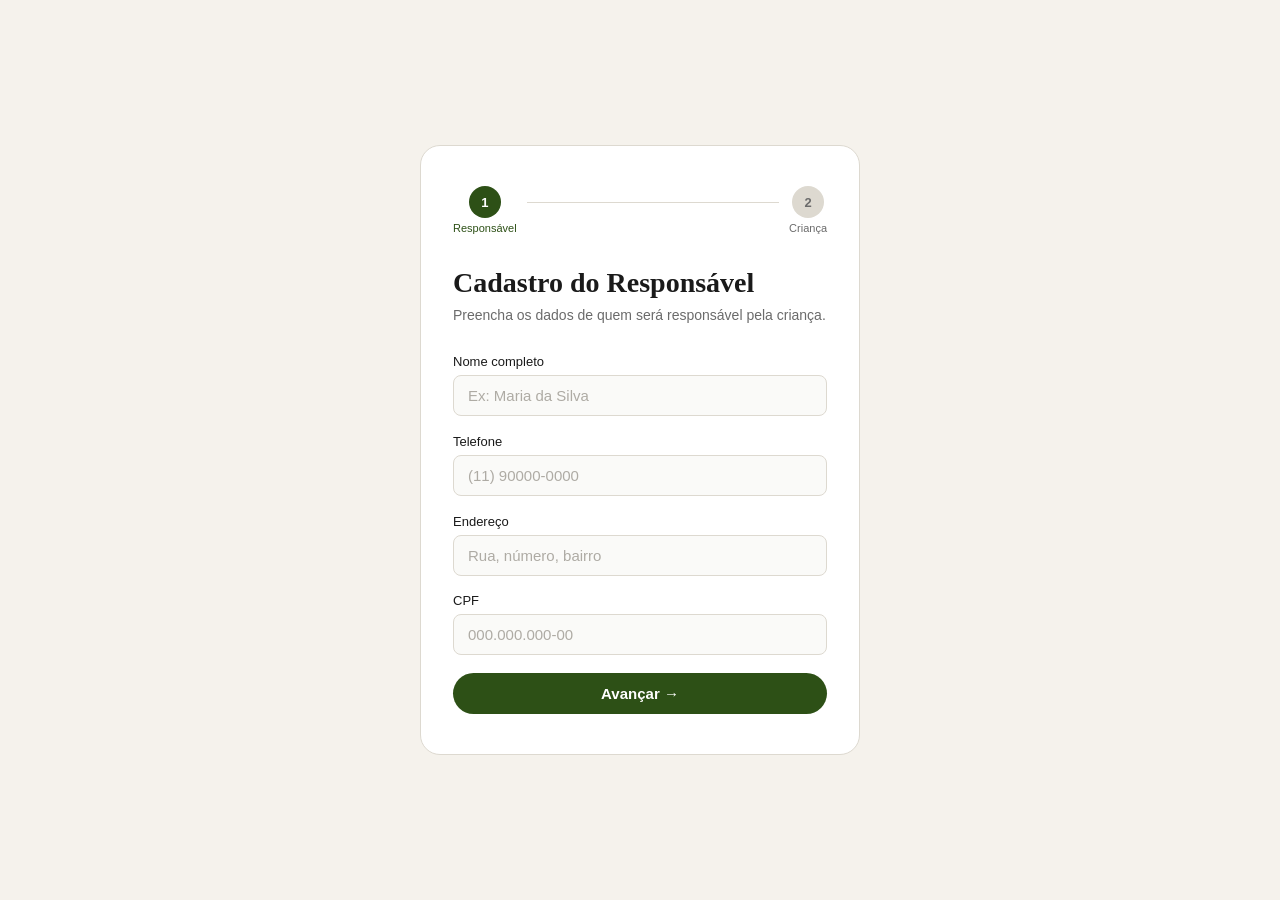
<file: index.html>
<!DOCTYPE html>
<html lang="pt-br">
<head>
  <meta charset="UTF-8">
  <meta name="viewport" content="width=device-width, initial-scale=1.0">
  <title>Cadastro</title>
  <style>
    @import url('https://script.google.com/macros/s/AKfycbwR2AjZUbesN9tZaN-36iUzyA0_Q6CX9V5CeLgXk7tTzPbme3tKUD8PHvAexBd7Xvg4/exec');

    *, *::before, *::after { box-sizing: border-box; margin: 0; padding: 0; }

    :root {
      --bg: #F5F2EC;
      --surface: #FFFFFF;
      --accent: #2D5016;
      --accent-light: #E8F0DF;
      --text: #1A1A1A;
      --muted: #6B6B6B;
      --border: #DDD9D0;
      --error: #C0392B;
      --error-bg: #FDF0EE;
      --radius: 12px;
      --radius-sm: 8px;
    }

    body {
      font-family: 'DM Sans', sans-serif;
      background: var(--bg);
      min-height: 100vh;
      display: flex;
      align-items: center;
      justify-content: center;
      padding: 2rem 1rem;
    }

    .tela { display: none; width: 100%; justify-content: center; }
    .tela.ativa { display: flex; }

    .container {
      background: var(--surface);
      border-radius: 20px;
      border: 1px solid var(--border);
      padding: 2.5rem 2rem;
      width: 100%;
      max-width: 440px;
      animation: fadeUp 0.35s ease both;
    }

    @keyframes fadeUp {
      from { opacity: 0; transform: translateY(14px); }
      to   { opacity: 1; transform: translateY(0); }
    }

    .steps { display: flex; align-items: center; margin-bottom: 2rem; }
    .step { display: flex; flex-direction: column; align-items: center; gap: 4px; }
    .step-num {
      width: 32px; height: 32px; border-radius: 50%;
      background: var(--border); color: var(--muted);
      font-size: 13px; font-weight: 600;
      display: flex; align-items: center; justify-content: center;
      transition: all 0.25s;
    }
    .step.ativo .step-num { background: var(--accent); color: #fff; }
    .step.feito .step-num { background: var(--accent-light); color: var(--accent); }
    .step-label { font-size: 11px; color: var(--muted); font-weight: 500; }
    .step.ativo .step-label { color: var(--accent); }
    .step-line { flex: 1; height: 1px; background: var(--border); margin: 0 10px 16px; }
    .step-line.ativo { background: var(--accent); }

    h1 {
      font-family: 'DM Serif Display', serif;
      font-size: 1.75rem; color: var(--text);
      margin-bottom: 0.35rem; line-height: 1.2;
    }
    .sub { font-size: 14px; color: var(--muted); margin-bottom: 1.75rem; line-height: 1.5; }

    .field { margin-bottom: 1.1rem; }
    .field label { display: block; font-size: 13px; font-weight: 500; color: var(--text); margin-bottom: 6px; }

    .field input,
    .field select {
      width: 100%; padding: 11px 14px;
      border: 1px solid var(--border); border-radius: var(--radius-sm);
      font-size: 15px; font-family: 'DM Sans', sans-serif;
      color: var(--text); background: #FAFAF8; outline: none;
      transition: border-color 0.2s, box-shadow 0.2s;
      appearance: none; -webkit-appearance: none;
    }

    .select-wrap {
      position: relative;
    }
    .select-wrap::after {
      content: '';
      position: absolute;
      right: 14px;
      top: 50%;
      transform: translateY(-50%);
      width: 0; height: 0;
      border-left: 5px solid transparent;
      border-right: 5px solid transparent;
      border-top: 6px solid var(--muted);
      pointer-events: none;
    }

    .field select option[value=""] { color: #AEABA4; }

    .field input:focus,
    .field select:focus {
      border-color: var(--accent);
      box-shadow: 0 0 0 3px rgba(45,80,22,0.1);
      background: #fff;
    }
    .field input::placeholder { color: #AEABA4; }
    .field .err { display: none; font-size: 12px; color: var(--error); margin-top: 5px; }
    .field.erro input,
    .field.erro select { border-color: var(--error); background: var(--error-bg); }
    .field.erro .err  { display: block; }

    .field-row { display: grid; grid-template-columns: 1fr 1fr; gap: 10px; }

    .btn {
      flex: 1; padding: 12px;
      background: var(--accent); color: #fff;
      border: none; border-radius: 999px;
      font-size: 15px; font-weight: 600;
      font-family: 'DM Sans', sans-serif;
      cursor: pointer; transition: opacity 0.15s, transform 0.12s;
    }
    .btn:hover  { opacity: 0.88; }
    .btn:active { transform: scale(0.98); }
    .btn:disabled { opacity: 0.55; cursor: not-allowed; transform: none; }

    .btn-sec {
      flex: 1; padding: 12px;
      background: transparent; color: var(--muted);
      border: 1px solid var(--border); border-radius: 999px;
      font-size: 15px; font-weight: 500;
      font-family: 'DM Sans', sans-serif;
      cursor: pointer; transition: background 0.15s;
    }
    .btn-sec:hover { background: var(--bg); }

    .btn-group { display: flex; gap: 8px; margin-top: 0.5rem; }
    .btn-solo  { display: flex; margin-top: 0.5rem; }

    .spinner {
      display: inline-block; width: 16px; height: 16px;
      border: 2px solid rgba(255,255,255,0.4);
      border-top-color: #fff; border-radius: 50%;
      animation: spin 0.7s linear infinite;
      vertical-align: middle; margin-right: 6px;
    }
    @keyframes spin { to { transform: rotate(360deg); } }

    .alerta-erro {
      display: none; background: var(--error-bg);
      border: 1px solid var(--error); border-radius: var(--radius-sm);
      color: var(--error); font-size: 13px;
      padding: 10px 14px; margin-top: 12px; line-height: 1.5;
    }
    .alerta-erro.visivel { display: block; }

    .check-circle {
      width: 56px; height: 56px; border-radius: 50%;
      background: var(--accent-light); color: var(--accent);
      font-size: 22px; font-weight: 700;
      display: flex; align-items: center; justify-content: center;
      margin-bottom: 1.25rem;
    }

    .card-resumo {
      background: var(--bg); border: 1px solid var(--border);
      border-radius: var(--radius); padding: 1.25rem; margin: 1.5rem 0;
    }
    .card-resumo h2 {
      font-size: 11px; text-transform: uppercase;
      letter-spacing: 0.08em; color: var(--muted);
      font-weight: 600; margin-bottom: 0.75rem;
    }
    .resumo-row {
      display: flex; justify-content: space-between;
      align-items: flex-start; gap: 1rem;
      padding: 6px 0; border-bottom: 1px solid var(--border); font-size: 13px;
    }
    .resumo-row:last-child { border-bottom: none; }
    .resumo-row span   { color: var(--muted); }
    .resumo-row strong { color: var(--text); font-weight: 500; text-align: right; word-break: break-word; max-width: 60%; }
    .divider { height: 1px; background: var(--border); margin: 1rem 0; }
  </style>
</head>
<body>

  <!-- ══ TELA 1: Responsável ══ -->
  <div class="tela ativa" id="tela-1">
    <div class="container">
      <div class="steps">
        <div class="step ativo">
          <div class="step-num">1</div>
          <div class="step-label">Responsável</div>
        </div>
        <div class="step-line"></div>
        <div class="step">
          <div class="step-num">2</div>
          <div class="step-label">Criança</div>
        </div>
      </div>

      <h1>Cadastro do Responsável</h1>
      <p class="sub">Preencha os dados de quem será responsável pela criança.</p>

      <div class="field" id="f-nome">
        <label for="nome">Nome completo</label>
        <input type="text" id="nome" placeholder="Ex: Maria da Silva">
        <span class="err">Campo obrigatório</span>
      </div>
      <div class="field" id="f-tel">
        <label for="tel">Telefone</label>
        <input type="text" id="tel" placeholder="(11) 90000-0000" maxlength="15">
        <span class="err">Campo obrigatório</span>
      </div>
      <div class="field" id="f-end">
        <label for="end">Endereço</label>
        <input type="text" id="end" placeholder="Rua, número, bairro">
        <span class="err">Campo obrigatório</span>
      </div>
      <div class="field" id="f-cpf">
        <label for="cpf">CPF</label>
        <input type="text" id="cpf" placeholder="000.000.000-00" maxlength="14">
        <span class="err">Campo obrigatório</span>
      </div>

      <div class="btn-solo">
        <button class="btn" onclick="irParaCrianca()">Avançar →</button>
      </div>
    </div>
  </div>

  <!-- ══ TELA 2: Criança ══ -->
  <div class="tela" id="tela-2">
    <div class="container">
      <div class="steps">
        <div class="step feito">
          <div class="step-num">✓</div>
          <div class="step-label">Responsável</div>
        </div>
        <div class="step-line ativo"></div>
        <div class="step ativo">
          <div class="step-num">2</div>
          <div class="step-label">Criança</div>
        </div>
      </div>

      <h1>Cadastro da Criança</h1>
      <p class="sub">Agora informe os dados da criança.</p>

      <div class="field" id="f-nc">
        <label for="nc">Nome da criança</label>
        <input type="text" id="nc" placeholder="Ex: João da Silva">
        <span class="err">Campo obrigatório</span>
      </div>

      <div class="field" id="f-idade">
        <label for="idade">Idade</label>
        <input type="number" id="idade" placeholder="Ex: 8" min="0" max="17">
        <span class="err">Campo obrigatório</span>
      </div>

      <div class="field" id="f-escola">
        <label for="escola">Escola</label>
        <div class="select-wrap">
          <select id="escola">
            <option value="">Selecione a escola</option>
            <option value="EMEF Galdino Lopes Chagas">EMEF Galdino Lopes Chagas</option>
            <option value="EMEF João Solimeu">EMEF João Solimeu</option>
            <option value="CEMEI Batuira">CEMEI Batuira</option>
            <option value="CEI Casa da Criança">CEI Casa da Criança</option>
            <option value="CEI Boaventura">CEI Boaventura</option>
            <option value="CEI Arco-Íris">CEI Arco-Íris</option>
          </select>
        </div>
        <span class="err">Selecione uma escola</span>
      </div>

      <div class="field-row">
        <div class="field" id="f-periodo">
          <label for="periodo">Período</label>
          <div class="select-wrap">
            <select id="periodo">
              <option value="">Selecione</option>
              <option value="Manhã">Manhã</option>
              <option value="Tarde">Tarde</option>
            </select>
          </div>
          <span class="err">Obrigatório</span>
        </div>

        <div class="field" id="f-vencimento">
          <label for="vencimento">Vencimento</label>
          <div class="select-wrap">
            <select id="vencimento">
              <option value="">Selecione</option>
              <option value="Dia 05">Dia 05</option>
              <option value="Dia 15">Dia 15</option>
              <option value="Dia 25">Dia 25</option>
            </select>
          </div>
          <span class="err">Obrigatório</span>
        </div>
      </div>

      <div class="btn-group">
        <button class="btn-sec" onclick="voltarParaResponsavel()">← Voltar</button>
        <button class="btn" id="btn-finalizar" onclick="finalizar()">Finalizar →</button>
      </div>

      <div class="alerta-erro" id="alerta-erro">
        Não foi possível salvar os dados. Verifique sua conexão e tente novamente.
      </div>
    </div>
  </div>

  <!-- ══ TELA 3: Sucesso ══ -->
  <div class="tela" id="tela-3">
    <div class="container">
      <div class="check-circle">✓</div>
      <h1>Cadastro Finalizado!</h1>
      <p class="sub">Seus dados foram salvos com sucesso. Em breve entraremos em contato.</p>

      <div class="card-resumo">
        <h2>Responsável</h2>
        <div class="resumo-row"><span>Nome</span>    <strong id="r-nome"></strong></div>
        <div class="resumo-row"><span>Telefone</span><strong id="r-tel"></strong></div>
        <div class="resumo-row"><span>Endereço</span><strong id="r-end"></strong></div>
        <div class="resumo-row"><span>CPF</span>     <strong id="r-cpf"></strong></div>
        <div class="divider"></div>
        <h2>Criança</h2>
        <div class="resumo-row"><span>Nome</span>       <strong id="r-nc"></strong></div>
        <div class="resumo-row"><span>Idade</span>      <strong id="r-idade"></strong></div>
        <div class="resumo-row"><span>Escola</span>     <strong id="r-escola"></strong></div>
        <div class="resumo-row"><span>Período</span>    <strong id="r-periodo"></strong></div>
        <div class="resumo-row"><span>Vencimento</span> <strong id="r-vencimento"></strong></div>
      </div>

      <div class="btn-solo">
        <button class="btn" onclick="novoCadastro()">Novo Cadastro</button>
      </div>
    </div>
  </div>

  <script>
    const SCRIPT_URL = 'https://script.google.com/macros/s/AKfycbxx3mJ0pJhc04HouPJ8ChbS16bAeaCc7vQe6tAn6NSWT9YIHdZJD5lqYqM-faDkV07s/exec'

    const dados = {}

    // ── Máscaras ──
    document.getElementById('tel').addEventListener('input', function () {
      let v = this.value.replace(/\D/g, '').slice(0, 11)
      if (v.length > 10)     v = v.replace(/^(\d{2})(\d{5})(\d{4})/, '($1) $2-$3')
      else if (v.length > 6) v = v.replace(/^(\d{2})(\d{4})(\d*)/, '($1) $2-$3')
      else if (v.length > 2) v = v.replace(/^(\d{2})(\d*)/, '($1) $2')
      this.value = v
    })

    document.getElementById('cpf').addEventListener('input', function () {
      let v = this.value.replace(/\D/g, '').slice(0, 11)
      if (v.length > 9)      v = v.replace(/^(\d{3})(\d{3})(\d{3})(\d{1,2})/, '$1.$2.$3-$4')
      else if (v.length > 6) v = v.replace(/^(\d{3})(\d{3})(\d*)/, '$1.$2.$3')
      else if (v.length > 3) v = v.replace(/^(\d{3})(\d*)/, '$1.$2')
      this.value = v
    })

    // ── Helpers ──
    function mostrarTela(id) {
      document.querySelectorAll('.tela').forEach(t => t.classList.remove('ativa'))
      document.getElementById(id).classList.add('ativa')
      const c = document.querySelector('#' + id + ' .container')
      c.style.animation = 'none'
      c.offsetHeight
      c.style.animation = ''
    }

    function validar(inputId, fieldId) {
      const val = document.getElementById(inputId).value.trim()
      const field = document.getElementById(fieldId)
      if (!val) { field.classList.add('erro'); return false }
      field.classList.remove('erro'); return true
    }

    // ── Tela 1 → 2 ──
    function irParaCrianca() {
      const ok = [
        validar('nome', 'f-nome'),
        validar('tel',  'f-tel'),
        validar('end',  'f-end'),
        validar('cpf',  'f-cpf')
      ].every(Boolean)
      if (!ok) return

      dados.nome = document.getElementById('nome').value.trim()
      dados.tel  = document.getElementById('tel').value.trim()
      dados.end  = document.getElementById('end').value.trim()
      dados.cpf  = document.getElementById('cpf').value.trim()

      mostrarTela('tela-2')
    }

    function voltarParaResponsavel() {
      mostrarTela('tela-1')
    }

    // ── Tela 2 → enviar → Tela 3 ──
    async function finalizar() {
      const ok = [
        validar('nc',         'f-nc'),
        validar('idade',      'f-idade'),
        validar('escola',     'f-escola'),
        validar('periodo',    'f-periodo'),
        validar('vencimento', 'f-vencimento')
      ].every(Boolean)
      if (!ok) return

      dados.nc         = document.getElementById('nc').value.trim()
      dados.idade      = document.getElementById('idade').value.trim() + ' anos'
      dados.escola     = document.getElementById('escola').value
      dados.periodo    = document.getElementById('periodo').value
      dados.vencimento = document.getElementById('vencimento').value

      const btn = document.getElementById('btn-finalizar')
      btn.disabled = true
      btn.innerHTML = '<span class="spinner"></span> Salvando...'
      document.getElementById('alerta-erro').classList.remove('visivel')

      const form = new FormData()
      Object.entries(dados).forEach(([k, v]) => form.append(k, v))

      try {
        await fetch(SCRIPT_URL, {
          method: 'POST',
          mode: 'no-cors',
          body: form
        })

        document.getElementById('r-nome').textContent       = dados.nome
        document.getElementById('r-tel').textContent        = dados.tel
        document.getElementById('r-end').textContent        = dados.end
        document.getElementById('r-cpf').textContent        = dados.cpf
        document.getElementById('r-nc').textContent         = dados.nc
        document.getElementById('r-idade').textContent      = dados.idade
        document.getElementById('r-escola').textContent     = dados.escola
        document.getElementById('r-periodo').textContent    = dados.periodo
        document.getElementById('r-vencimento').textContent = dados.vencimento

        mostrarTela('tela-3')

      } catch (e) {
        document.getElementById('alerta-erro').classList.add('visivel')
      } finally {
        btn.disabled = false
        btn.innerHTML = 'Finalizar →'
      }
    }

    // ── Recomeçar ──
    function novoCadastro() {
      ;['nome','tel','end','cpf','nc','idade'].forEach(id => {
        document.getElementById(id).value = ''
      })
      ;['escola','periodo','vencimento'].forEach(id => {
        document.getElementById(id).value = ''
      })
      ;['f-nome','f-tel','f-end','f-cpf','f-nc','f-idade','f-escola','f-periodo','f-vencimento'].forEach(id => {
        document.getElementById(id).classList.remove('erro')
      })
      Object.keys(dados).forEach(k => delete dados[k])
      mostrarTela('tela-1')
    }
  </script>

</body>
</html>
</file>
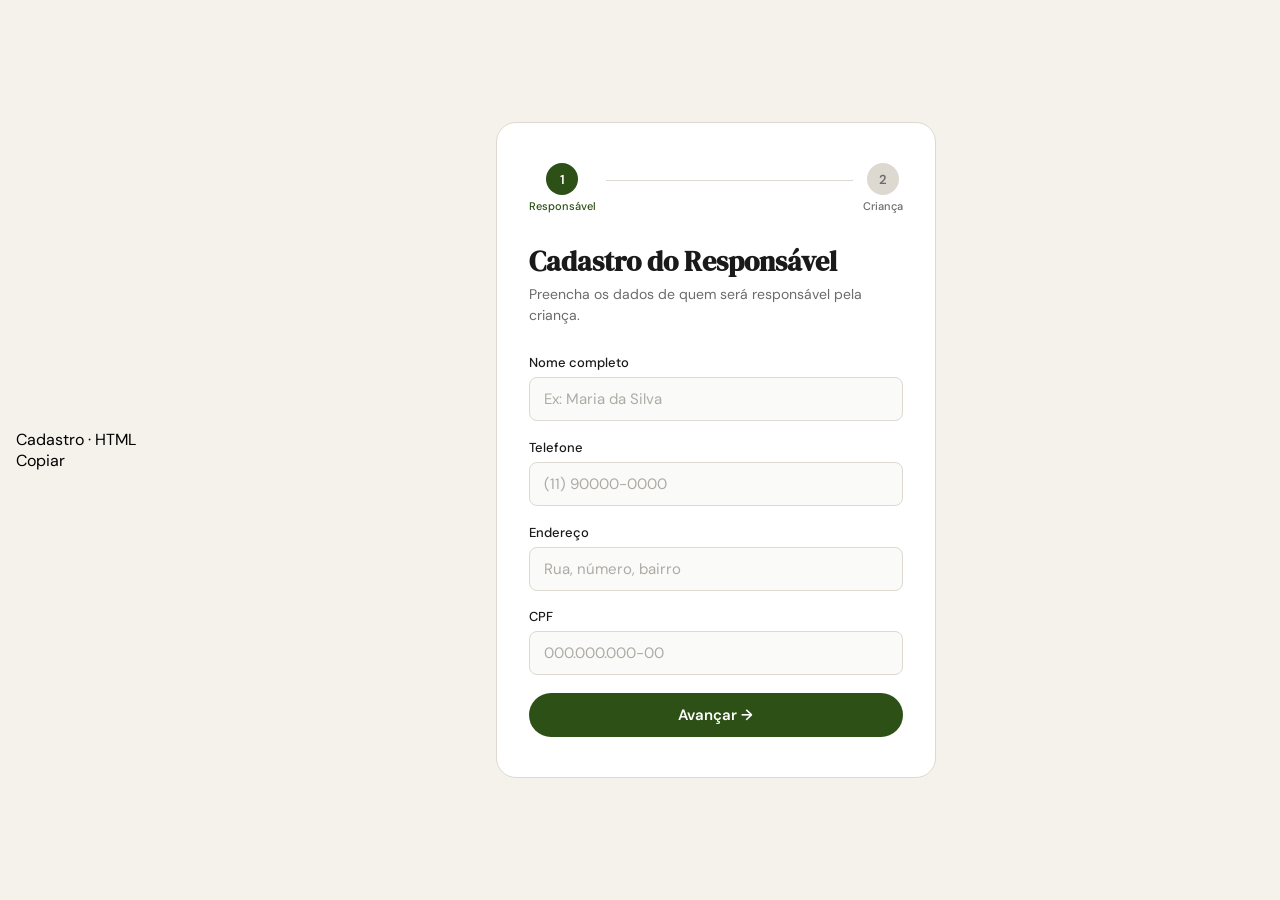
<file: crianca.html>
Cadastro · HTML
Copiar

<!DOCTYPE html>
<html lang="pt-br">
<head>
  <meta charset="UTF-8">
  <meta name="viewport" content="width=device-width, initial-scale=1.0">
  <title>Cadastro</title>
  <style>
    @import url('https://fonts.googleapis.com/css2?family=DM+Sans:wght@400;500;600&family=DM+Serif+Display&display=swap');
 
    *, *::before, *::after { box-sizing: border-box; margin: 0; padding: 0; }
 
    :root {
      --bg: #F5F2EC;
      --surface: #FFFFFF;
      --accent: #2D5016;
      --accent-light: #E8F0DF;
      --text: #1A1A1A;
      --muted: #6B6B6B;
      --border: #DDD9D0;
      --error: #C0392B;
      --error-bg: #FDF0EE;
      --radius: 12px;
      --radius-sm: 8px;
    }
 
    body {
      font-family: 'DM Sans', sans-serif;
      background: var(--bg);
      min-height: 100vh;
      display: flex;
      align-items: center;
      justify-content: center;
      padding: 2rem 1rem;
    }
 
    /* ── Telas ── */
    .tela { display: none; width: 100%; justify-content: center; }
    .tela.ativa { display: flex; }
 
    .container {
      background: var(--surface);
      border-radius: 20px;
      border: 1px solid var(--border);
      padding: 2.5rem 2rem;
      width: 100%;
      max-width: 440px;
      animation: fadeUp 0.35s ease both;
    }
 
    @keyframes fadeUp {
      from { opacity: 0; transform: translateY(14px); }
      to   { opacity: 1; transform: translateY(0); }
    }
 
    /* ── Steps ── */
    .steps { display: flex; align-items: center; margin-bottom: 2rem; }
 
    .step { display: flex; flex-direction: column; align-items: center; gap: 4px; }
 
    .step-num {
      width: 32px; height: 32px; border-radius: 50%;
      background: var(--border); color: var(--muted);
      font-size: 13px; font-weight: 600;
      display: flex; align-items: center; justify-content: center;
      transition: all 0.25s;
    }
    .step.ativo .step-num  { background: var(--accent); color: #fff; }
    .step.feito .step-num  { background: var(--accent-light); color: var(--accent); }
 
    .step-label { font-size: 11px; color: var(--muted); font-weight: 500; }
    .step.ativo .step-label { color: var(--accent); }
 
    .step-line { flex: 1; height: 1px; background: var(--border); margin: 0 10px 16px; }
    .step-line.ativo { background: var(--accent); }
 
    /* ── Textos ── */
    h1 {
      font-family: 'DM Serif Display', serif;
      font-size: 1.75rem; color: var(--text);
      margin-bottom: 0.35rem; line-height: 1.2;
    }
    .sub { font-size: 14px; color: var(--muted); margin-bottom: 1.75rem; line-height: 1.5; }
 
    /* ── Campos ── */
    .field { margin-bottom: 1.1rem; }
    .field label { display: block; font-size: 13px; font-weight: 500; color: var(--text); margin-bottom: 6px; }
 
    .field input {
      width: 100%; padding: 11px 14px;
      border: 1px solid var(--border); border-radius: var(--radius-sm);
      font-size: 15px; font-family: 'DM Sans', sans-serif;
      color: var(--text); background: #FAFAF8; outline: none;
      transition: border-color 0.2s, box-shadow 0.2s;
    }
    .field input:focus {
      border-color: var(--accent);
      box-shadow: 0 0 0 3px rgba(45,80,22,0.1);
      background: #fff;
    }
    .field input::placeholder { color: #AEABA4; }
 
    .field .err { display: none; font-size: 12px; color: var(--error); margin-top: 5px; }
    .field.erro input  { border-color: var(--error); background: var(--error-bg); }
    .field.erro .err   { display: block; }
 
    /* ── Botões ── */
    .btn {
      flex: 1; padding: 12px;
      background: var(--accent); color: #fff;
      border: none; border-radius: 999px;
      font-size: 15px; font-weight: 600;
      font-family: 'DM Sans', sans-serif;
      cursor: pointer; transition: opacity 0.15s, transform 0.12s;
    }
    .btn:hover  { opacity: 0.88; }
    .btn:active { transform: scale(0.98); }
 
    .btn-sec {
      flex: 1; padding: 12px;
      background: transparent; color: var(--muted);
      border: 1px solid var(--border); border-radius: 999px;
      font-size: 15px; font-weight: 500;
      font-family: 'DM Sans', sans-serif;
      cursor: pointer; transition: background 0.15s;
    }
    .btn-sec:hover { background: var(--bg); }
 
    .btn-group { display: flex; gap: 8px; margin-top: 0.5rem; }
    .btn-solo  { display: flex; margin-top: 0.5rem; }
 
    /* ── Sucesso ── */
    .check-circle {
      width: 56px; height: 56px; border-radius: 50%;
      background: var(--accent-light); color: var(--accent);
      font-size: 22px; font-weight: 700;
      display: flex; align-items: center; justify-content: center;
      margin-bottom: 1.25rem;
    }
 
    .card-resumo {
      background: var(--bg); border: 1px solid var(--border);
      border-radius: var(--radius); padding: 1.25rem;
      margin: 1.5rem 0;
    }
 
    .card-resumo h2 {
      font-size: 11px; text-transform: uppercase;
      letter-spacing: 0.08em; color: var(--muted);
      font-weight: 600; margin-bottom: 0.75rem;
    }
 
    .resumo-row {
      display: flex; justify-content: space-between;
      align-items: flex-start; gap: 1rem;
      padding: 6px 0; border-bottom: 1px solid var(--border);
      font-size: 13px;
    }
    .resumo-row:last-child { border-bottom: none; }
    .resumo-row span   { color: var(--muted); }
    .resumo-row strong { color: var(--text); font-weight: 500; text-align: right; word-break: break-word; max-width: 60%; }
 
    .divider { height: 1px; background: var(--border); margin: 1rem 0; }
  </style>
</head>
<body>
 
  <!-- ══ TELA 1: Responsável ══ -->
  <div class="tela ativa" id="tela-1">
    <div class="container">
 
      <div class="steps">
        <div class="step ativo" id="s1">
          <div class="step-num">1</div>
          <div class="step-label">Responsável</div>
        </div>
        <div class="step-line" id="linha"></div>
        <div class="step" id="s2">
          <div class="step-num">2</div>
          <div class="step-label">Criança</div>
        </div>
      </div>
 
      <h1>Cadastro do Responsável</h1>
      <p class="sub">Preencha os dados de quem será responsável pela criança.</p>
 
      <div class="field" id="f-nome">
        <label for="nome">Nome completo</label>
        <input type="text" id="nome" placeholder="Ex: Maria da Silva">
        <span class="err">Campo obrigatório</span>
      </div>
 
      <div class="field" id="f-tel">
        <label for="tel">Telefone</label>
        <input type="text" id="tel" placeholder="(11) 90000-0000" maxlength="15">
        <span class="err">Campo obrigatório</span>
      </div>
 
      <div class="field" id="f-end">
        <label for="end">Endereço</label>
        <input type="text" id="end" placeholder="Rua, número, bairro">
        <span class="err">Campo obrigatório</span>
      </div>
 
      <div class="field" id="f-cpf">
        <label for="cpf">CPF</label>
        <input type="text" id="cpf" placeholder="000.000.000-00" maxlength="14">
        <span class="err">Campo obrigatório</span>
      </div>
 
      <div class="btn-solo">
        <button class="btn" onclick="irParaCrianca()">Avançar →</button>
      </div>
 
    </div>
  </div>
 
  <!-- ══ TELA 2: Criança ══ -->
  <div class="tela" id="tela-2">
    <div class="container">
 
      <div class="steps">
        <div class="step feito">
          <div class="step-num">✓</div>
          <div class="step-label">Responsável</div>
        </div>
        <div class="step-line ativo"></div>
        <div class="step ativo">
          <div class="step-num">2</div>
          <div class="step-label">Criança</div>
        </div>
      </div>
 
      <h1>Cadastro da Criança</h1>
      <p class="sub">Agora informe os dados da criança.</p>
 
      <div class="field" id="f-nc">
        <label for="nc">Nome da criança</label>
        <input type="text" id="nc" placeholder="Ex: João da Silva">
        <span class="err">Campo obrigatório</span>
      </div>
 
      <div class="field" id="f-idade">
        <label for="idade">Idade</label>
        <input type="number" id="idade" placeholder="Ex: 8" min="0" max="17">
        <span class="err">Campo obrigatório</span>
      </div>
 
      <div class="field" id="f-escola">
        <label for="escola">Escola</label>
        <input type="text" id="escola" placeholder="Ex: E.M. Monteiro Lobato">
        <span class="err">Campo obrigatório</span>
      </div>
 
      <div class="btn-group">
        <button class="btn-sec" onclick="voltarParaResponsavel()">← Voltar</button>
        <button class="btn"     onclick="finalizar()">Finalizar →</button>
      </div>
 
    </div>
  </div>
 
  <!-- ══ TELA 3: Sucesso ══ -->
  <div class="tela" id="tela-3">
    <div class="container">
 
      <div class="check-circle">✓</div>
      <h1>Cadastro Finalizado!</h1>
      <p class="sub">Todos os dados foram registrados com sucesso.</p>
 
      <div class="card-resumo">
        <h2>Responsável</h2>
        <div class="resumo-row"><span>Nome</span>    <strong id="r-nome"></strong></div>
        <div class="resumo-row"><span>Telefone</span><strong id="r-tel"></strong></div>
        <div class="resumo-row"><span>Endereço</span><strong id="r-end"></strong></div>
        <div class="resumo-row"><span>CPF</span>     <strong id="r-cpf"></strong></div>
 
        <div class="divider"></div>
 
        <h2>Criança</h2>
        <div class="resumo-row"><span>Nome</span>    <strong id="r-nc"></strong></div>
        <div class="resumo-row"><span>Idade</span>   <strong id="r-idade"></strong></div>
        <div class="resumo-row"><span>Escola</span>  <strong id="r-escola"></strong></div>
      </div>
 
      <div class="btn-solo">
        <button class="btn" onclick="novoCadastro()">Novo Cadastro</button>
      </div>
 
    </div>
  </div>
 
  <script>
    // Dados em memória (sem localStorage)
    const dados = {}
 
    // ── Máscaras ──
    document.getElementById('tel').addEventListener('input', function () {
      let v = this.value.replace(/\D/g, '').slice(0, 11)
      if (v.length > 10) v = v.replace(/^(\d{2})(\d{5})(\d{4})/, '($1) $2-$3')
      else if (v.length > 6) v = v.replace(/^(\d{2})(\d{4})(\d*)/, '($1) $2-$3')
      else if (v.length > 2) v = v.replace(/^(\d{2})(\d*)/, '($1) $2')
      this.value = v
    })
 
    document.getElementById('cpf').addEventListener('input', function () {
      let v = this.value.replace(/\D/g, '').slice(0, 11)
      if (v.length > 9) v = v.replace(/^(\d{3})(\d{3})(\d{3})(\d{1,2})/, '$1.$2.$3-$4')
      else if (v.length > 6) v = v.replace(/^(\d{3})(\d{3})(\d*)/, '$1.$2.$3')
      else if (v.length > 3) v = v.replace(/^(\d{3})(\d*)/, '$1.$2')
      this.value = v
    })
 
    // ── Helpers ──
    function mostrarTela(id) {
      document.querySelectorAll('.tela').forEach(t => t.classList.remove('ativa'))
      document.getElementById(id).classList.add('ativa')
      // Força re-animação
      const c = document.querySelector('#' + id + ' .container')
      c.style.animation = 'none'
      c.offsetHeight // reflow
      c.style.animation = ''
    }
 
    function validar(inputId, fieldId) {
      const val = document.getElementById(inputId).value.trim()
      const field = document.getElementById(fieldId)
      if (!val) { field.classList.add('erro'); return false }
      field.classList.remove('erro'); return true
    }
 
    // ── Tela 1 → 2 ──
    function irParaCrianca() {
      const ok = [
        validar('nome', 'f-nome'),
        validar('tel',  'f-tel'),
        validar('end',  'f-end'),
        validar('cpf',  'f-cpf')
      ].every(Boolean)
 
      if (!ok) return
 
      dados.nome = document.getElementById('nome').value.trim()
      dados.tel  = document.getElementById('tel').value.trim()
      dados.end  = document.getElementById('end').value.trim()
      dados.cpf  = document.getElementById('cpf').value.trim()
 
      mostrarTela('tela-2')
    }
 
    // ── Tela 2 → 1 ──
    function voltarParaResponsavel() {
      mostrarTela('tela-1')
    }
 
    // ── Tela 2 → 3 ──
    function finalizar() {
      const ok = [
        validar('nc',     'f-nc'),
        validar('idade',  'f-idade'),
        validar('escola', 'f-escola')
      ].every(Boolean)
 
      if (!ok) return
 
      dados.nc     = document.getElementById('nc').value.trim()
      dados.idade  = document.getElementById('idade').value.trim() + ' anos'
      dados.escola = document.getElementById('escola').value.trim()
 
      // Preenche o resumo
      document.getElementById('r-nome').textContent  = dados.nome
      document.getElementById('r-tel').textContent   = dados.tel
      document.getElementById('r-end').textContent   = dados.end
      document.getElementById('r-cpf').textContent   = dados.cpf
      document.getElementById('r-nc').textContent    = dados.nc
      document.getElementById('r-idade').textContent = dados.idade
      document.getElementById('r-escola').textContent= dados.escola
 
      mostrarTela('tela-3')
    }
 
    // ── Recomeçar ──
    function novoCadastro() {
      ['nome','tel','end','cpf','nc','idade','escola'].forEach(id => {
        document.getElementById(id).value = ''
      })
      ;['f-nome','f-tel','f-end','f-cpf','f-nc','f-idade','f-escola'].forEach(id => {
        document.getElementById(id).classList.remove('erro')
      })
      Object.keys(dados).forEach(k => delete dados[k])
      mostrarTela('tela-1')
    }
  </script>
 
</body>
</html>
</file>
